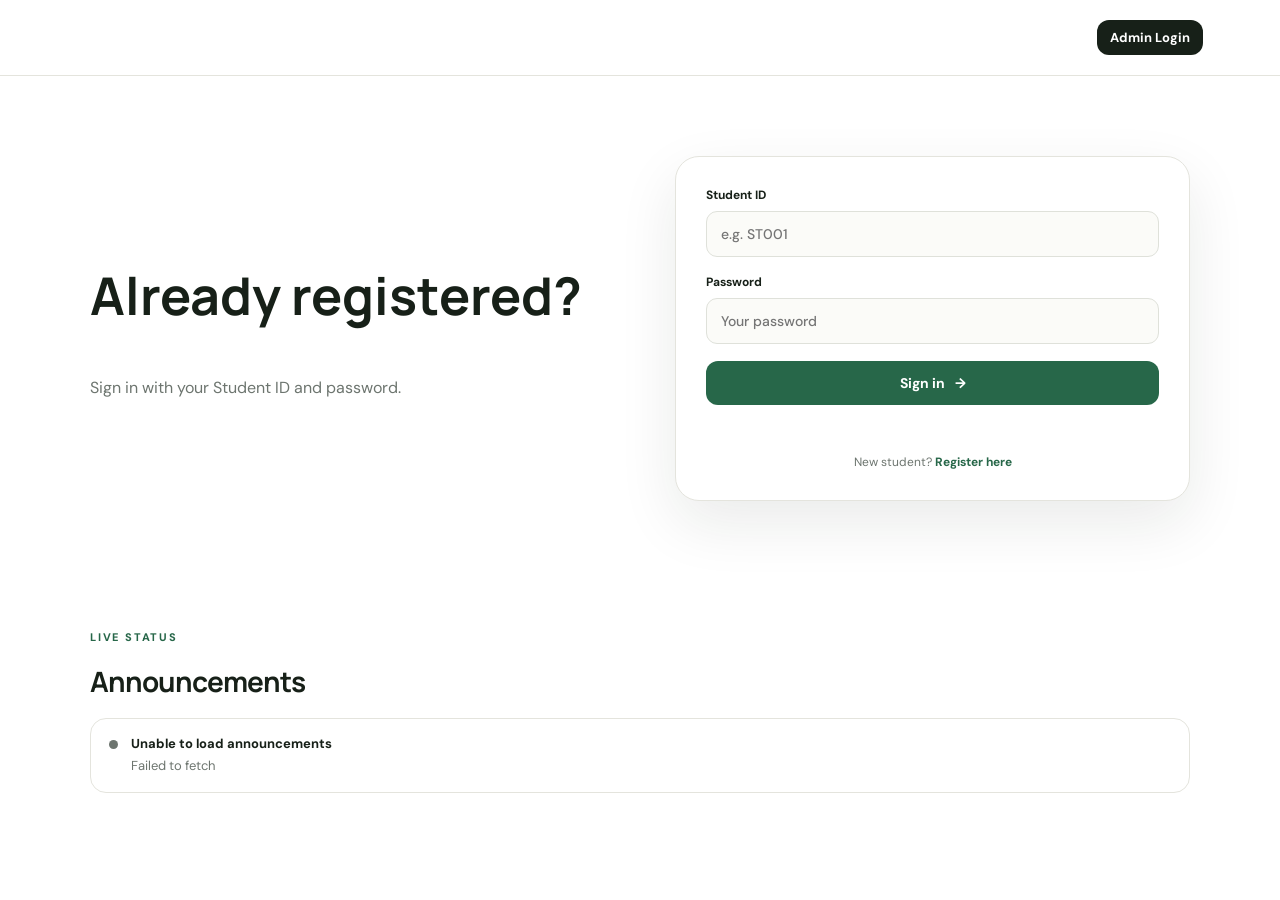
<file: index.html>
<!DOCTYPE html>
<html lang="en" data-force-light-theme>
<head>
<meta charset="UTF-8">
<meta name="viewport" content="width=device-width, initial-scale=1.0">
<title>Hostelify | Log in</title>
<link rel="preconnect" href="https://fonts.googleapis.com">
<link rel="preconnect" href="https://fonts.gstatic.com" crossorigin>
<link href="https://fonts.googleapis.com/css2?family=DM+Sans:wght@400;500;600;700&family=Manrope:wght@600;700;800&display=swap" rel="stylesheet">
<link rel="stylesheet" href="style.css">
</head>
<body>
<div class="app-shell">
  <header class="topbar">
    <a class="brand" href="index.html"></a>
    <nav>
      
     
    </nav>
    <div class="header-actions">
      <a class="btn btn-dark btn-sm" href="admin.html">Admin Login</a>
    </div>
  </header>

  <main>
    

    

    

    <section id="login" class="login-section">
      <div>
        <span class="eyebrow"></span>
        <h2>Already registered?</h2>
        <p>Sign in with your Student ID and password.</p>
      </div>
      <form id="loginForm" class="glass-form">
        <label>Student ID<input id="studentId" required placeholder="e.g. ST001" autocomplete="username"></label>
        <label>Password<input id="password" required type="password" placeholder="Your password" autocomplete="current-password"></label>
        <button class="btn btn-primary full" type="submit">Sign in <span>→</span></button>
        <div id="loginMessage" class="form-message"></div>
        <p class="form-foot">New student? <a href="register.html">Register here</a></p>
      </form>
    </section>

    <section id="announcementsPanel" class="announcement-panel">
      <span class="eyebrow">LIVE STATUS</span>
      <h2>Announcements</h2>
      <div id="announcementList" class="announcement-list">
        <div class="announcement-item"><span class="announcement-dot"></span><div><strong>Loading latest updates...</strong></div></div>
      </div>
    </section>
  </main>

  <footer><div class="brand"></div><span></span></footer>
</div>
<div id="toast" class="toast"></div>
<script src="api.js"></script>
<script src="app.js"></script>
</body>
</html>
</file>
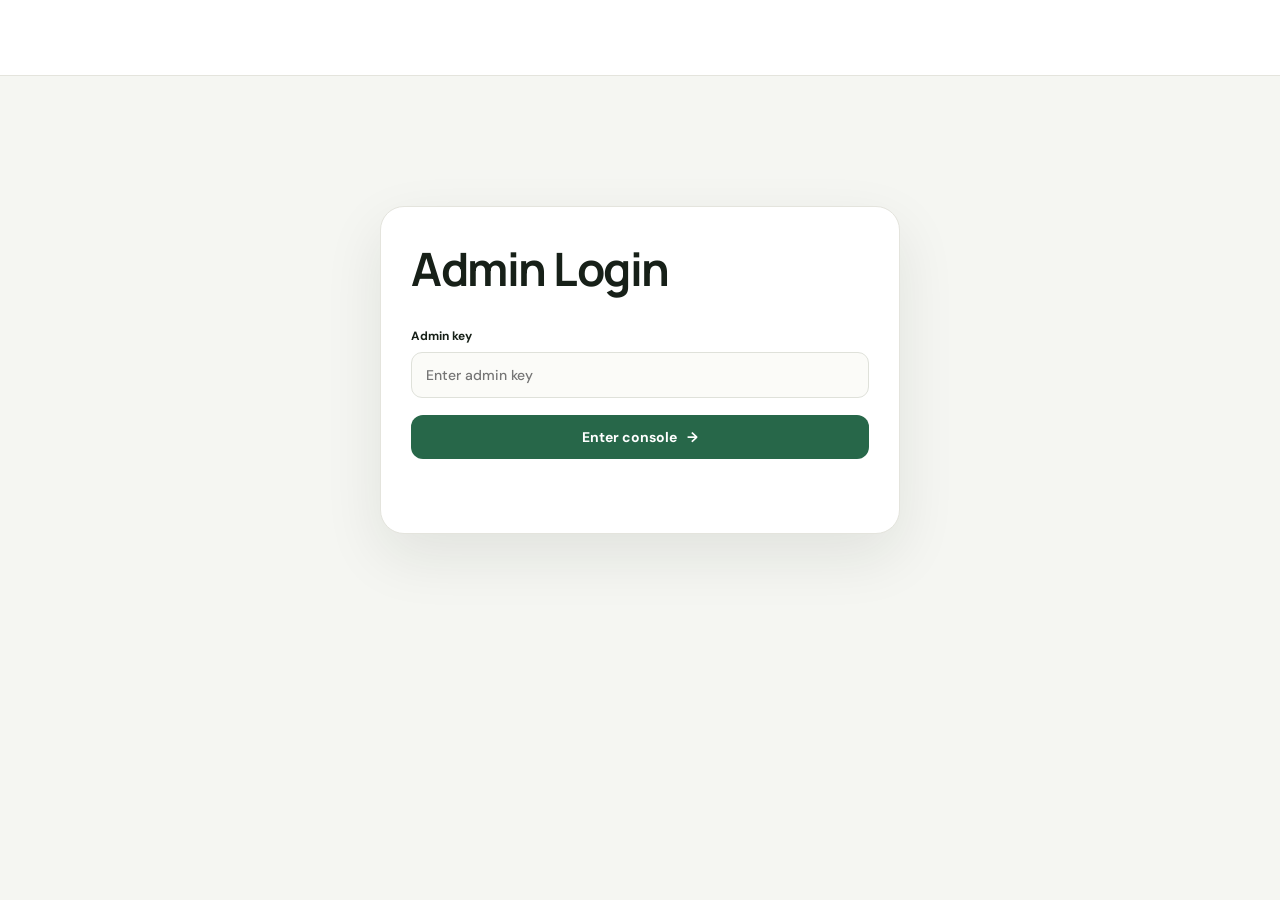
<file: admin.html>
<!DOCTYPE html>
<html lang="en">
<head>
<meta charset="UTF-8"><meta name="viewport" content="width=device-width, initial-scale=1.0">
<title>Hostelify | Admin Portal</title>
<link rel="preconnect" href="https://fonts.googleapis.com"><link rel="preconnect" href="https://fonts.gstatic.com" crossorigin>
<link href="https://fonts.googleapis.com/css2?family=DM+Sans:wght@400;500;600;700&family=Manrope:wght@600;700;800&display=swap" rel="stylesheet">
<link rel="stylesheet" href="style.css">
</head>
<body class="dashboard-page">
<div id="adminActionPopup" class="admin-action-popup">
  <div class="admin-action-popup-card">
    <span class="admin-action-popup-spinner"></span>
    <span id="adminActionPopupText" class="admin-action-popup-text">Working...</span>
  </div>
</div>
<header class="dashbar"><a class="brand" href="index.html"><span></span></a><span class="admin-badge"></span></header>
<main class="dashboard">
  <div id="adminLogin" class="admin-login card-form">
    <div class="form-intro"><h1>Admin Login</h1></div>
    <form id="adminLoginForm"><label>Admin key<input id="adminKey" required type="password" autocomplete="off" placeholder="Enter admin key"></label><button class="btn btn-primary full">Enter console <span>→</span></button><div id="adminLoginMessage" class="form-message"></div> </form>
  </div>

  <div id="adminConsole" class="hidden">
    <div class="welcome"><div><span class="eyebrow">ADMIN CONSOLE</span><h1>Allocation Control Center.</h1></div><button id="adminLogout" class="btn btn-ghost">Lock console</button></div>

    <nav class="admin-sidebar-tabs">
      <button class="sidebar-tab active" data-tab="overview"><span class="tab-icon">◇</span>Overview</button>
      <button class="sidebar-tab" data-tab="allstudents"><span class="tab-icon">☰</span>All Students</button>
      <button class="sidebar-tab" data-tab="priority"><span class="tab-icon">≡</span>Priority List</button>
      <button class="sidebar-tab" data-tab="occupancy"><span class="tab-icon">▦</span>Occupancy</button>
    </nav>

    <div id="tab-overview" class="tab-panel">
      <section class="control-card"><div class="form-grid admin-controls"><label>Batch ID<input id="batchId" placeholder="BATCH-001"></label><button id="summaryBtn" class="btn btn-dark">Load summary</button></div></section>
      <div class="stats-grid">
        <div class="stat"><small>TOTAL STUDENTS</small><strong id="total">—</strong></div><div class="stat"><small>REGISTERED</small><strong id="registered">—</strong></div><div class="stat"><small>ALLOCATED</small><strong id="allocated">—</strong></div><div class="stat"><small>NOT ALLOCATED</small><strong id="notAllocated">—</strong></div>
      </div>
      <section class="admin-actions">
        <article><span class="action-num">01</span><h3>Run allocation</h3><p></p><button id="runBtn" class="btn btn-primary">Run allocation</button><div id="runMessage" class="form-message"></div></article>
        <article><span class="action-num">02</span><h3>Publish results</h3><p></p><label class="inline-field">Remark (optional)<input id="publishRemark" type="text" maxlength="120" placeholder="e.g. Second allocation result"></label><button id="publishBtn" class="btn btn-dark">Publish results</button><div id="publishMessage" class="form-message"></div></article>
        <article><span class="action-num">03</span><h3>Hide results</h3><p></p><button id="unpublishBtn" class="btn btn-ghost">Hide results</button><div id="unpublishMessage" class="form-message"></div></article>
        <article><span class="action-num">04</span><h3>Lock hostel form</h3><p></p><button id="lockSubmissionBtn" class="btn btn-dark">Lock hostel form</button><div id="lockSubmissionMessage" class="form-message"></div></article>
        <article><span class="action-num">05</span><h3>Lock edit form</h3><p></p><button id="lockEditBtn" class="btn btn-dark">Lock edit form</button><div id="lockEditMessage" class="form-message"></div></article>
        <article class="danger-action-card"><span class="action-num">06</span><h3>Reset allocation</h3><p>Restores rooms to Available and students to Registered. Use only when necessary.</p><button id="resetBtn" class="btn btn-danger">Reset allocation</button><div id="resetMessage" class="form-message"></div></article>
      </section>
      <div id="adminMessage" class="form-message"></div>
    </div>

    <div id="tab-allstudents" class="tab-panel hidden">
      <section class="control-card"><div class="form-grid admin-controls"><label>Batch ID<input id="allStudentsBatchId" placeholder="BATCH-001"></label><button id="allStudentsBtn" class="btn btn-dark">Load all students</button></div></section>
      <div class="priority-table-wrap">
        <table class="priority-table">
          <thead>
             <tr><th>#</th><th>Student ID</th><th>Name</th><th>Region</th><th>State</th><th>Zone</th><th>Distance (km)</th><th>Course</th><th>Year</th><th>Preference</th><th>PWD</th><th>Status</th><th>Allotted Hostel</th><th>Room</th><th>Score</th></tr>
          </thead>
          <tbody id="allStudentsTableBody"><tr><td colspan="10" class="priority-empty">Load a batch to see every submitted student.</td></tr></tbody>
        </table>
      </div>
      <div id="allStudentsMessage" class="form-message"></div>
    </div>

   <div id="tab-priority" class="tab-panel hidden">
  <section class="control-card"><div class="form-grid admin-controls"><label>Batch ID<input id="priorityBatchId" placeholder="BATCH-001"></label><button id="priorityBtn" class="btn btn-dark">Load priority list</button></div></section>
  <div class="priority-table-wrap">
    <table class="priority-table">
      <thead>
        <tr><th>#</th><th>Student ID</th><th>Name</th><th>Region</th><th>State</th><th>Zone</th><th>Distance (km)</th><th>Course</th><th>Year</th><th>Preference</th><th>PWD</th><th>Status</th><th>Allotted Hostel</th><th>Room</th><th>Score</th></tr>
      </thead>
      <tbody id="priorityTableBody"><tr><td colspan="15" class="priority-empty">Load a batch to see the priority-ordered list.</td></tr></tbody>
    </table>
  </div>
  <div id="priorityMessage" class="form-message"></div>
</div>

    <div id="tab-occupancy" class="tab-panel hidden">
      <section class="control-card">
        <div class="form-grid admin-controls occupancy-controls">
          <div class="live-indicator"><span class="live-dot"></span><span>Live</span><small id="occupancyLastUpdated">Not loaded yet</small></div>
          <button id="occupancyRefreshBtn" class="btn btn-dark">Refresh now</button>
        </div>
      </section>
      <div class="stats-grid">
        <div class="stat"><small>TOTAL ROOMS</small><strong id="occTotalRooms">—</strong></div>
        <div class="stat"><small>OCCUPIED</small><strong id="occOccupied">—</strong></div>
        <div class="stat"><small>AVAILABLE</small><strong id="occAvailable">—</strong></div>
        <div class="stat"><small>OCCUPANCY RATE</small><strong id="occRate">—</strong></div>
      </div>
      <div class="occupancy-list-header">
        <span class="eyebrow">ROOM-LEVEL DETAIL</span>
        <div class="occupancy-list-actions"><button id="occupancyExpandAllBtn" class="btn btn-ghost btn-sm">Expand all</button><button id="occupancyCollapseAllBtn" class="btn btn-ghost btn-sm">Collapse all</button></div>
      </div>
      <div id="occupancyHostelList" class="occupancy-hostel-list">
        <p class="priority-empty">Open this tab to load live occupancy data.</p>
      </div>
      <div id="occupancyMessage" class="form-message"></div>
    </div>
  </div>
</main>
<script src="api.js"></script><script src="admin.js"></script>
</body>
</html>
</file>
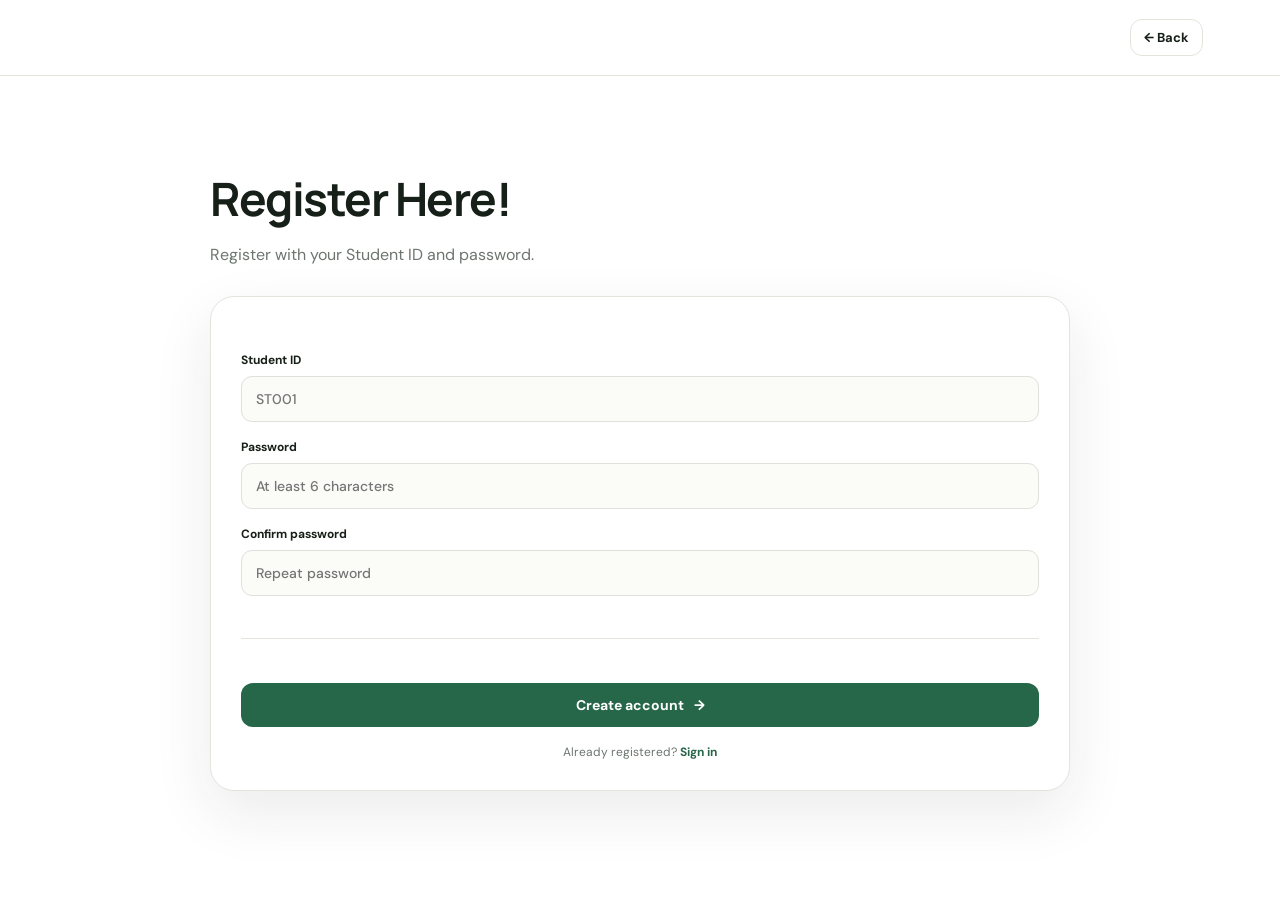
<file: register.html>
<!DOCTYPE html>
<html lang="en" data-force-light-theme>
<head>
<meta charset="UTF-8"><meta name="viewport" content="width=device-width, initial-scale=1.0">
<title>Hostelify | Register</title>
<link rel="preconnect" href="https://fonts.googleapis.com"><link rel="preconnect" href="https://fonts.gstatic.com" crossorigin>
<link href="https://fonts.googleapis.com/css2?family=DM+Sans:wght@400;500;600;700&family=Manrope:wght@600;700;800&display=swap" rel="stylesheet">
<link rel="stylesheet" href="style.css">
</head>
<body class="subpage">
<header class="topbar"><a class="brand" href="index.html"></a><div class="header-actions"><a class="btn btn-ghost btn-sm" href="index.html">← Back</a></div></header>
<main class="form-page">
  <div class="form-intro"><span class="eyebrow"></span><h1>Register Here!</h1><p>Register with your Student ID and password.</p></div>
  <form id="registerForm" class="card-form">
    <div class="form-section">
      
      <label>Student ID<input id="rStudentId" required placeholder="ST001" autocomplete="username"></label>
      <label>Password<input id="rPassword" required type="password" minlength="6" placeholder="At least 6 characters" autocomplete="new-password"></label>
      <label>Confirm password<input id="rConfirm" required type="password" minlength="6" placeholder="Repeat password" autocomplete="new-password"></label>
    </div>
    
    <div id="registerMessage" class="form-message"></div>
    <button class="btn btn-primary full" type="submit">Create account <span>→</span></button>
    <p class="form-foot">Already registered? <a href="index.html#login">Sign in</a></p>
  </form>
</main>
<script src="api.js"></script><script src="register.js"></script>
</body>
</html>
</file>
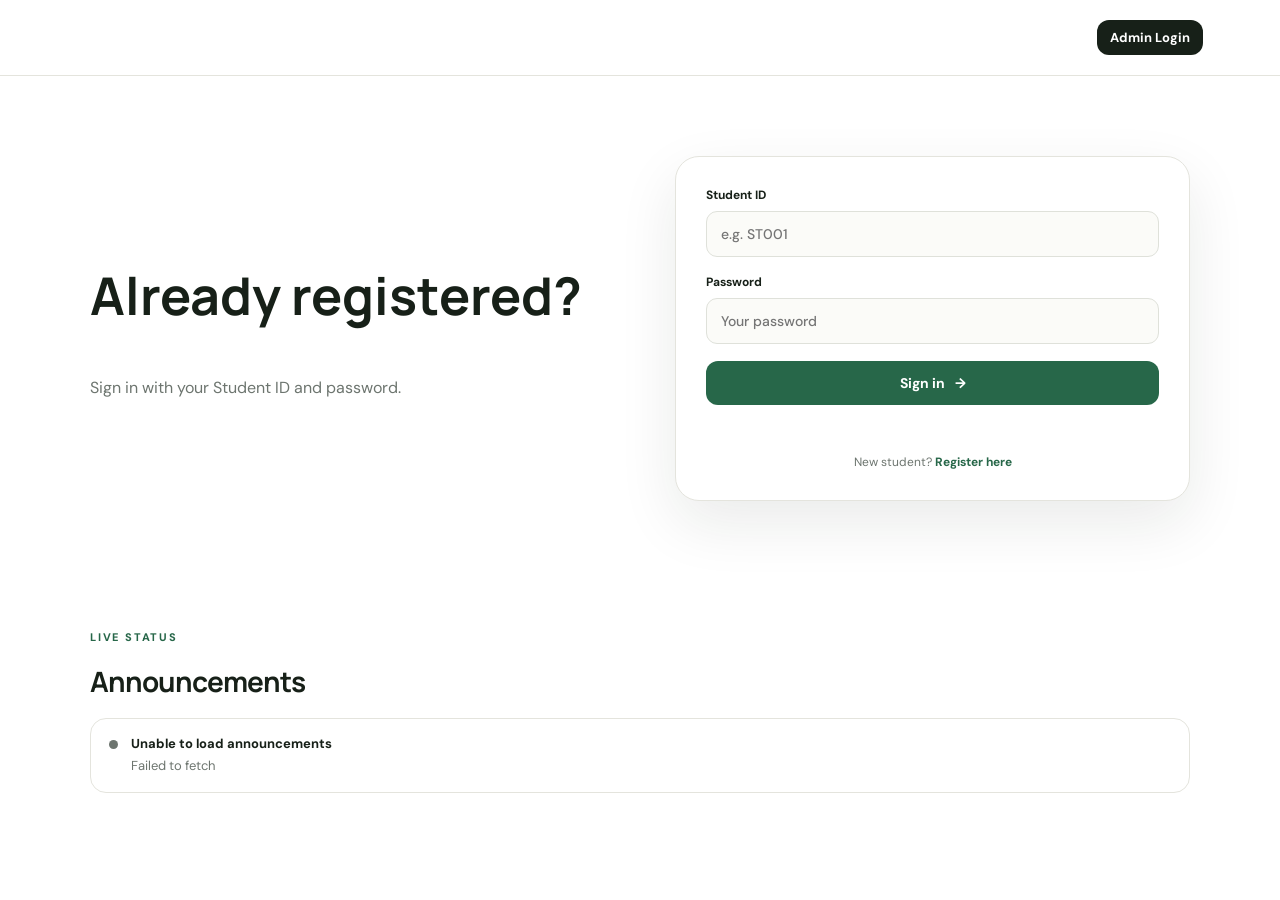
<file: student.html>
<!DOCTYPE html>
<html lang="en">
<head>
<meta charset="UTF-8"><meta name="viewport" content="width=device-width, initial-scale=1.0">
<title>Hostelify | Student Portal</title>
<link rel="preconnect" href="https://fonts.googleapis.com"><link rel="preconnect" href="https://fonts.gstatic.com" crossorigin>
<link href="https://fonts.googleapis.com/css2?family=DM+Sans:wght@400;500;600;700&family=Manrope:wght@600;700;800&display=swap" rel="stylesheet">
<link rel="stylesheet" href="style.css">
</head>
<body class="dashboard-page">
<div id="pageLoader" class="page-loader">
  <div class="loader-card">
    <div class="loader-mark">H</div>
    <p id="loaderText" class="loader-text">Loading your dashboard...</p>
    <div class="loader-track"><span id="loaderBarFill" class="loader-fill"></span></div>
  </div>
</div>
<header class="dashbar"><a class="brand" href="index.html"></a><div class="dash-user"><span id="userInitials" class="avatar">ST</span><div><strong id="userName">Student</strong><small>Student portal</small></div><button id="logoutBtn" class="btn btn-ghost btn-sm">Logout</button></div></header>
<main class="dashboard">
  <div class="welcome"><div><span class="eyebrow"></span><h1>Hostel Form</h1><p></p></div><button id="refreshBtn" class="btn btn-ghost">↻ Refresh</button></div>

  <section id="formLockedNotice" class="notice-card hidden">
    <div class="notice-icon">🔒</div>
    <div>
      <strong>Hostel form is currently locked.</strong>
      <p>The admin has temporarily disabled hostel form submissions. Please check back later.</p>
    </div>
  </section>

  <section id="profileCard" class="profile-form-card card-form hidden">
    
    <form id="profileForm">
      <div class="form-section"><div class="form-section-title">Personal details</div><div class="form-grid">
        <label>Full name<input id="pName" required placeholder="Enter your name"></label>
        <label>Email<input id="pEmail" type="email" required placeholder="you@example.com"></label>
        <label>Gender<select id="pGender" required><option value="">Select gender</option><option>Male</option><option>Female</option></select></label>
        <label>Person with disability (PWD)?<select id="pPwd" required><option value="No">No</option><option value="Yes">Yes</option></select></label>
      </div></div>
      <div class="form-section"><div class="form-section-title">Academic details</div><div class="form-grid">
        <label>Course<input id="pCourse" required placeholder="eg - CSE"></label>
        <label>Year<select id="pYear" required><option value="">Select year</option><option>1</option><option>2</option><option>3</option><option>4</option></select></label>
        <label for="pPreference">Hostel Preference
  <select id="pPreference" name="hostelPreference" required disabled>
    <option value="">Select gender first</option>
  </select>
</label>
        
      </div></div>
      <div class="form-section"><div class="form-section-title">Home details</div><div class="form-grid">
        <label>House PIN code<input id="pPin" required inputmode="numeric" maxlength="6" placeholder="XXXXXX"></label>
        <label>State<input id="pState" required placeholder="Enter State name"></label>
      </div></div>
      <div id="profileMessage" class="form-message"></div>
      <button class="btn btn-primary full" type="submit">Save profile <span>→</span></button>
    </form>
  </section>

  <section id="profileSubmittedNotice" class="submission-announcement hidden" aria-live="polite">
    <div class="submission-icon">✓</div>
    <div class="submission-content">
      <span class="eyebrow">HOSTEL FORM SUBMITTED</span>
      <h2>Your hostel form has been submitted.</h2>
      <p></p>
      <div class="submission-status"><span class="status-dot"></span><span>Submission received successfully</span></div>
      <div class="submission-actions">
        <button id="editProfileBtn" class="btn btn-ghost btn-sm">Edit form</button>
        <button id="cancelRegistrationBtn" class="btn btn-danger btn-sm">Cancel registration</button>
      </div>
    </div>
  </section>
  <div id="notPublished" class="notice-card hidden"><div class="notice-icon">◷</div><div><strong>Allocation results are not published yet.</strong><p>Your application is safely recorded. Please check back after the administrator publishes results.</p></div></div>
  <div id="resultCard" class="result-hero hidden">
    <div><span class="eyebrow">YOUR ALLOCATION</span><h2 id="resultRemark">Welcome to your new campus home.</h2><div class="allocation-grid">
      <div><small>HOSTEL</small><strong id="hostelName">—</strong><span id="hostelId">—</span></div>
      <div><small>ROOM</small><strong id="roomId">—</strong><span>Allocated room</span></div>
      <div><small>STATUS</small><strong id="resultStatus">—</strong><span>Application status</span></div>
    </div>
    <div class="allocation-actions">
      <button id="cancelAllocationBtn" class="btn btn-hero-danger hidden">Cancel allocation</button>
    </div>
    </div>
  </div>
  <div class="dashboard-grid">
    <section class="info-card priority-status-card">
      <div class="card-title">Priority &amp; Status</div>
      <div class="priority-status-split">
        <div class="priority-status-half">
          <small>LIVE PRIORITY NO.</small>
          <strong id="priorityRank">—</strong>
        </div>
        <div class="priority-status-divider"></div>
        <div class="priority-status-half">
          <small>STATUS</small>
          <strong id="applicationStatus">—</strong>
        </div>
      </div>
    </section>
  </div>
</main>
<script src="api.js"></script><script src="student.js"></script>
</body>
</html>
</file>
<file: style.css>
:root{
  --ink:#172018;--muted:#6d756f;--paper:#f7f6f1;--white:#fff;--line:#e4e4dd;
  --primary:#276749;--primary-dark:#1f523b;--accent:#e7f1e8;--danger:#b64040;
  --shadow:0 22px 60px rgba(23,32,24,.09);--radius:22px;
}
*{box-sizing:border-box}html{scroll-behavior:smooth}body{margin:0;background:var(--paper);color:var(--ink);font-family:"DM Sans",sans-serif}a{text-decoration:none;color:inherit}
h1,h2,h3,p{margin-top:0}h1,h2,h3,.brand{font-family:Manrope,sans-serif}.topbar,.dashbar{height:76px;padding:0 6%;display:flex;align-items:center;justify-content:space-between;border-bottom:1px solid var(--line);background:rgba(247,246,241,.9);backdrop-filter:blur(14px);position:relative;z-index:5}.brand{font-weight:800;font-size:20px;display:flex;align-items:center;gap:10px}.brand-mark{display:grid;place-items:center;width:34px;height:34px;border-radius:11px;background:var(--ink);color:white;font-weight:800}.topbar nav{display:flex;gap:28px;color:var(--muted);font-size:14px}.topbar nav a:hover{color:var(--ink)}
.btn{border:0;border-radius:12px;padding:13px 18px;font:700 14px "DM Sans";cursor:pointer;display:inline-flex;align-items:center;justify-content:center;gap:10px;transition:.2s transform,.2s background}.btn:hover{transform:translateY(-1px)}.btn-primary{background:var(--primary);color:white}.btn-primary:hover{background:var(--primary-dark)}.btn-dark{background:var(--ink);color:#fff}.btn-ghost{background:transparent;border:1px solid var(--line);color:var(--ink)}.btn-danger{background:#fff0ef;color:var(--danger);border:1px solid #f1cccc}.btn-sm{padding:9px 13px;font-size:13px}.full{width:100%}.eyebrow{font-size:11px;letter-spacing:1.8px;font-weight:800;color:var(--primary);display:inline-block;margin-bottom:14px}.hero{max-width:1200px;margin:auto;min-height:680px;padding:95px 5%;display:grid;grid-template-columns:1.05fr .95fr;align-items:center;gap:70px}.hero h1{font-size:clamp(48px,6vw,76px);line-height:1.02;letter-spacing:-3px;margin-bottom:24px}.hero h1 span{color:var(--primary)}.hero p{font-size:18px;line-height:1.7;color:var(--muted);max-width:570px}.hero-actions{display:flex;gap:12px;margin:30px 0}.trust-row{display:flex;gap:20px;flex-wrap:wrap;color:var(--muted);font-size:12px}.hero-card{height:480px;position:relative;display:grid;place-items:center}.campus-card{width:min(410px,80%);height:390px;border-radius:32px;background:#19382a;color:#fff;padding:35px;box-shadow:var(--shadow);position:relative;overflow:hidden}.campus-card:after{content:"";position:absolute;width:260px;height:260px;border-radius:50%;border:1px solid rgba(255,255,255,.12);right:-80px;bottom:-70px}.campus-top{display:flex;justify-content:space-between}.pill{font-size:10px;letter-spacing:1.5px;padding:7px 10px;border:1px solid rgba(255,255,255,.25);border-radius:20px}.dot-live{width:9px;height:9px;border-radius:50%;background:#a7d9b3}.campus-card h3{font-size:38px;line-height:1.05;margin-top:75px}.room-preview{position:absolute;left:35px;right:35px;bottom:35px;display:flex;gap:35px;border-top:1px solid rgba(255,255,255,.18);padding-top:20px}.room-preview small,.allocation-grid small,.stat small{display:block;font-size:9px;letter-spacing:1.4px;opacity:.7;margin-bottom:6px}.room-preview strong{display:block;font-size:14px}.floating-card{position:absolute;background:#fff;border:1px solid var(--line);box-shadow:var(--shadow);border-radius:16px;padding:14px 16px;display:flex;align-items:center;gap:12px;z-index:2}.floating-card.top{top:55px;right:0}.floating-card.bottom{bottom:40px;left:0}.floating-card small{display:block;color:var(--muted);font-size:11px;margin-top:3px}.mini-icon{width:32px;height:32px;border-radius:10px;background:var(--accent);display:grid;place-items:center;color:var(--primary);font-weight:800}.avatar{width:36px;height:36px;border-radius:50%;background:var(--accent);color:var(--primary);display:grid;place-items:center;font-weight:800;font-size:12px}.section{max-width:1200px;margin:auto;padding:90px 5%}.section-heading{max-width:650px}.section-heading h2{font-size:42px;letter-spacing:-1.5px}.feature-grid{display:grid;grid-template-columns:repeat(3,1fr);gap:18px;margin-top:45px}.feature,.info-card,.stat,.control-card,.admin-actions article{background:#fff;border:1px solid var(--line);border-radius:var(--radius);padding:28px}.feature-icon,.action-num{font-size:12px;color:var(--primary);font-weight:800}.feature h3{font-size:21px;margin:42px 0 10px}.feature p,.info-card p,.control-card p,.admin-actions p{color:var(--muted);line-height:1.65;font-size:14px}.login-section{background:#e9efe8;padding:80px max(5%,calc((100% - 1100px)/2));display:grid;grid-template-columns:1fr 1fr;gap:70px;align-items:center}.login-section h2{font-size:52px}.login-section>div p{color:var(--muted);line-height: 1.7;max-width:450px}.glass-form,.card-form{background:#fff;border:1px solid var(--line);border-radius:24px;padding:30px;box-shadow:var(--shadow)}label{display:block;font-size:12px;font-weight:700;margin-bottom:17px}input,select{display:block;width:100%;margin-top:8px;border:1px solid #dfe1da;background:#fbfbf8;border-radius:11px;padding:13px 14px;font:500 14px "DM Sans";color:var(--ink);outline:none}input:focus,select:focus{border-color:var(--primary);box-shadow:0 0 0 3px rgba(39,103,73,.1)}.form-message{min-height:20px;margin:12px 0;color:var(--danger);font-size:13px}.form-message.success{color:var(--primary)}.form-foot{text-align:center;font-size:12px;color:var(--muted);margin:17px 0 0}.form-foot a{color:var(--primary);font-weight:700}footer{max-width:1200px;margin:auto;padding:30px 5%;display:flex;justify-content:space-between;color:var(--muted);font-size:12px}
.subpage{min-height:100vh}.form-page{max-width:900px;margin:70px auto;padding:0 20px}.form-intro{margin-bottom:28px}.form-intro h1{font-size:46px;letter-spacing:-1.5px;margin-bottom:12px}.form-intro p{color:var(--muted);line-height:1.6}.form-section{padding:25px 0;border-bottom:1px solid var(--line)}.form-section:last-of-type{border-bottom:0}.form-section-title{font:800 17px Manrope;margin-bottom:20px}.form-grid{display:grid;grid-template-columns:repeat(2,1fr);gap:0 18px}
.dashboard-page{background:#f5f6f2}.dashbar{background:#fff}.dash-user{display:flex;align-items:center;gap:10px}.dash-user strong{display:block;font-size:13px}.dash-user small{display:block;color:var(--muted);font-size:11px}.dashboard{max-width:1150px;margin:auto;padding:60px 25px}.welcome{display:flex;justify-content:space-between;align-items:end;gap:20px;margin-bottom:30px}.welcome h1{font-size:42px;letter-spacing:-1.5px;margin:0 0 8px}.welcome p{color:var(--muted);margin:0}.notice-card{display:flex;gap:18px;align-items:center;background:#fff9e9;border:1px solid #eee0b7;border-radius:20px;padding:22px;margin-bottom:20px}.notice-icon{font-size:25px}.notice-card strong{font-size:14px}.notice-card p{font-size:13px;color:var(--muted);margin:5px 0 0}.result-hero{background:#19382a;color:white;border-radius:28px;padding:36px;margin-bottom:20px}.result-hero h2{font-size:35px;max-width:650px}
.allocation-actions{margin-top:28px}
.btn-hero-danger{background:rgba(255,255,255,.08);color:#ffb4ac;border:1px solid rgba(255,180,172,.4)}
.btn-hero-danger:hover{background:rgba(255,255,255,.14)}.allocation-grid{display:grid;grid-template-columns:repeat(3,1fr);gap:1px;margin-top:35px;background:rgba(255,255,255,.15)}.allocation-grid>div{background:#19382a;padding:20px 0}.allocation-grid small{opacity:.6}.allocation-grid strong{display:block;font-size:22px;margin-bottom:5px}.allocation-grid span{font-size:12px;opacity:.65}.dashboard-grid{display:grid;grid-template-columns:1fr 1fr;gap:18px}.card-title{font:800 18px Manrope;margin-bottom:25px}
.priority-status-card{grid-column:1/-1}
.priority-status-split{display:flex;align-items:center;justify-content:space-between;gap:20px}
.priority-status-half{flex:1;text-align:center;padding:6px 0}
.priority-status-half small{display:block;font-size:10px;letter-spacing:1.4px;color:var(--muted);margin-bottom:8px}
.priority-status-half strong{display:block;font:800 30px Manrope;color:var(--ink)}
.priority-status-divider{width:1px;align-self:stretch;background:var(--line)}
@media(max-width:800px){.priority-status-split{flex-direction:column;gap:16px}.priority-status-divider{width:60%;height:1px}}.status-line{display:flex;justify-content:space-between;border-bottom:1px solid var(--line);padding:13px 0;font-size:13px}.status-line span{color:var(--muted)}.hidden{display:none!important}.admin-badge{font-size:10px;letter-spacing:1.5px;font-weight:800;color:var(--primary)}.admin-login{max-width:520px;margin:70px auto}.admin-controls{display:grid;grid-template-columns:1fr auto;align-items:end}.admin-controls label{margin:0}.stats-grid{display:grid;grid-template-columns:repeat(4,1fr);gap:15px;margin:20px 0}.stat strong{font:800 32px Manrope}.admin-actions{display:grid;grid-template-columns:repeat(3,1fr);gap:16px}.admin-actions article{display:flex;flex-direction:column}.admin-actions h3{font-size:20px;margin:40px 0 8px}.admin-actions p{flex:1;margin-bottom:14px}.admin-actions .inline-field{margin-bottom:0}.admin-actions .btn{margin-top:12px}
.toast{position:fixed;right:22px;bottom:22px;background:var(--ink);color:#fff;padding:13px 17px;border-radius:12px;font-size:13px;transform:translateY(130px);transition:.25s;z-index:20}.toast.show{transform:translateY(0)}
@media(max-width:800px){.topbar nav{display:none}.hero{grid-template-columns:1fr;padding-top:55px}.hero-card{height:420px}.feature-grid,.login-section,.dashboard-grid,.admin-actions{grid-template-columns:1fr}.form-grid,.stats-grid{grid-template-columns:1fr}.welcome{align-items:flex-start;flex-direction:column}.allocation-grid{grid-template-columns:1fr}.admin-controls{grid-template-columns:1fr}.admin-controls .btn{width:100%}.hero h1{font-size:50px}.form-intro h1,.welcome h1{font-size:35px}.floating-card.top{right:-5px}.floating-card.bottom{left:-5px}.campus-card{width:88%}}

.spinner{width:14px;height:14px;border:2px solid rgba(255,255,255,.35);border-top-color:#fff;border-radius:50%;animation:spin .7s linear infinite}@keyframes spin{to{transform:rotate(360deg)}}button:disabled{opacity:.65;cursor:not-allowed}
body {
  background: #fff;
}

.topbar {
  background: #fff;
}

.login-section {
  background: #fff;
}


/* One-time hostel form submission announcement */
.submission-announcement{display:flex;align-items:center;gap:28px;margin-bottom:22px;padding:38px;border:1px solid #cfe1d3;border-radius:28px;background:linear-gradient(135deg,#edf7ef 0%,#ffffff 100%);box-shadow:0 18px 45px rgba(23,32,24,.08)}
.submission-icon{flex:0 0 74px;width:74px;height:74px;border-radius:22px;display:grid;place-items:center;background:var(--primary);color:#fff;font-size:34px;font-weight:800;box-shadow:0 12px 25px rgba(39,103,73,.2)}
.submission-content .eyebrow{margin-bottom:9px}.submission-content h2{font-size:32px;letter-spacing:-1px;margin:0 0 9px}.submission-content p{max-width:760px;color:var(--muted);line-height:1.7;margin:0}.submission-status{display:inline-flex;align-items:center;gap:8px;margin-top:18px;padding:9px 13px;border-radius:999px;background:#fff;border:1px solid #dbe8dd;color:var(--primary);font-size:12px;font-weight:700}.status-dot{width:8px;height:8px;border-radius:50%;background:var(--primary)}
.submission-actions{display:flex;gap:10px;margin-top:16px;flex-wrap:wrap}
@media(max-width:800px){.submission-announcement{align-items:flex-start;flex-direction:column;padding:28px}.submission-content h2{font-size:27px}}
/* Add these rules to the existing style.css */
.profile-form-card{max-width:900px;margin:0 auto 20px}.profile-form-card .form-intro h2{font-size:34px;letter-spacing:-1px;margin-bottom:10px}.profile-next-step{background:#f3f7f2;border:1px solid #dfe9df;border-radius:16px;padding:18px 20px;margin:20px 0}.profile-next-step strong{font-size:14px}.profile-next-step p{margin:5px 0 0;color:var(--muted);font-size:13px;line-height:1.6}
@media(max-width:800px){.profile-form-card{margin-bottom:18px}.profile-form-card .form-intro h2{font-size:28px}}

/* Admin sidebar tabs */
.admin-sidebar-tabs{display:flex;gap:8px;border-bottom:1px solid var(--line);margin-bottom:26px;padding-bottom:0}
.sidebar-tab{background:transparent;border:0;border-bottom:2px solid transparent;padding:12px 6px;margin-bottom:-1px;font:700 14px "DM Sans";color:var(--muted);cursor:pointer;display:flex;align-items:center;gap:8px;transition:.2s color,.2s border-color}
.sidebar-tab .tab-icon{font-size:14px}
.sidebar-tab:hover{color:var(--ink)}
.sidebar-tab.active{color:var(--primary);border-bottom-color:var(--primary)}
.tab-panel.hidden{display:none!important}

/* Priority list table */
.priority-table-wrap{background:#fff;border:1px solid var(--line);border-radius:var(--radius);overflow-x:auto;margin-bottom:14px}
.priority-table{width:100%;border-collapse:collapse;font-size:13px;white-space:nowrap}
.priority-table th{text-align:left;font-size:10px;letter-spacing:1px;text-transform:uppercase;color:var(--muted);padding:14px 16px;border-bottom:1px solid var(--line);background:#fbfbf8}
.priority-table td{padding:12px 16px;border-bottom:1px solid var(--line)}
.priority-table tr:last-child td{border-bottom:0}
.priority-table tbody tr:hover{background:#fbfbf8}
.priority-empty{text-align:center;color:var(--muted);padding:30px 16px!important;white-space:normal}
.pwd-priority-row{background:#f3f9f4}
.pwd-priority-row:hover{background:#ecf6ee}
html[data-theme="dark"] .pwd-priority-row{background:#16281c}
html[data-theme="dark"] .pwd-priority-row:hover{background:#1b3021}
.status-pill{display:inline-block;padding:4px 10px;border-radius:999px;font-size:11px;font-weight:700}
.status-pill.status-allocated{background:var(--accent);color:var(--primary)}
.status-pill.status-not-allocated{background:#fff0ef;color:var(--danger)}
.status-pill.status-registered{background:#f0f0ec;color:var(--muted)}
.status-pill.status-occupied{background:#fff0ef;color:var(--danger)}
.status-pill.status-available{background:var(--accent);color:var(--primary)}
@media(max-width:800px){.admin-sidebar-tabs{overflow-x:auto}}

/* Live occupancy indicator */
.occupancy-controls{grid-template-columns:1fr auto;align-items:center}
.live-indicator{display:flex;align-items:center;gap:8px;font:700 13px "DM Sans";color:var(--ink)}
.live-indicator small{color:var(--muted);font-weight:500;margin-left:2px}
.live-dot{width:9px;height:9px;border-radius:50%;background:#2e9e5b;position:relative;flex:0 0 auto}
.live-dot::after{content:"";position:absolute;inset:-5px;border-radius:50%;border:2px solid #2e9e5b;opacity:.55;animation:livepulse 1.7s ease-out infinite}
@keyframes livepulse{0%{transform:scale(.5);opacity:.65}100%{transform:scale(2.1);opacity:0}}
@media(max-width:800px){.occupancy-controls{grid-template-columns:1fr}.occupancy-controls .btn{width:100%}}

/* Room-level occupancy detail */
.occupancy-list-header{display:flex;justify-content:space-between;align-items:center;margin:26px 0 14px}
.occupancy-list-header .eyebrow{margin:0}
.occupancy-list-actions{display:flex;gap:8px}
.occupancy-hostel-list{display:flex;flex-direction:column;gap:14px}
.hostel-block{background:#fff;border:1px solid var(--line);border-radius:var(--radius);overflow:hidden}
.hostel-block-header{width:100%;display:flex;justify-content:space-between;align-items:center;gap:16px;padding:18px 22px;background:transparent;border:0;cursor:pointer;font:inherit;text-align:left}
.hostel-block-header:hover{background:#fbfbf8}
.hostel-block-title strong{display:block;font:800 16px Manrope;margin-bottom:3px}
.hostel-block-sub{font-size:12px;color:var(--muted)}
.hostel-block-meta{display:flex;align-items:center;gap:8px;flex-wrap:wrap;justify-content:flex-end}
.occ-chip{font-size:11px;font-weight:700;padding:5px 10px;border-radius:999px;white-space:nowrap}
.occ-chip-occupied{background:#fff0ef;color:var(--danger)}
.occ-chip-available{background:var(--accent);color:var(--primary)}
.occ-chip-rate{background:#f0f0ec;color:var(--ink)}
.hostel-block-chevron{color:var(--muted);transition:.2s transform;flex:0 0 auto}
.hostel-block.expanded .hostel-block-chevron{transform:rotate(180deg)}
.hostel-block-body{border-top:1px solid var(--line);overflow-x:auto}
.hostel-block-body.hidden{display:none}
.room-table{width:100%;border-collapse:collapse;font-size:13px;white-space:nowrap}
.room-table th{text-align:left;font-size:10px;letter-spacing:1px;text-transform:uppercase;color:var(--muted);padding:12px 22px;border-bottom:1px solid var(--line);background:#fbfbf8}
.room-table td{padding:10px 22px;border-bottom:1px solid var(--line)}
.room-table tr:last-child td{border-bottom:0}
.room-table tbody tr:hover{background:#fbfbf8}
@media(max-width:800px){.hostel-block-header{flex-direction:column;align-items:flex-start}.hostel-block-meta{justify-content:flex-start}.occupancy-list-header{flex-direction:column;align-items:flex-start;gap:10px}}
/* ======================================================
   Theme toggle
====================================================== */
.theme-toggle{background:transparent;border:1px solid var(--line);width:38px;height:38px;border-radius:11px;cursor:pointer;display:grid;place-items:center;font-size:16px;line-height:1;color:var(--ink);transition:.2s transform,.2s background;flex:0 0 auto}
.theme-toggle:hover{transform:translateY(-1px);background:var(--accent)}
.header-actions{display:flex;align-items:center;gap:12px}

html[data-theme="dark"]{
  --ink:#eceee9;--muted:#9aa39c;--paper:#12140f;--white:#1a1d17;--line:#2b2f27;
  --primary:#4caf7d;--primary-dark:#3d9268;--accent:#173224;--danger:#e4726b;
  --shadow:0 22px 60px rgba(0,0,0,.45);
}
html[data-theme="dark"] body{background:var(--paper);color:var(--ink)}
html[data-theme="dark"] .topbar,html[data-theme="dark"] .dashbar{background:rgba(18,20,15,.9);border-bottom-color:var(--line)}
html[data-theme="dark"] .login-section{background:#161a13}
html[data-theme="dark"] .dashboard-page{background:#101209}
html[data-theme="dark"] .feature,
html[data-theme="dark"] .info-card,
html[data-theme="dark"] .stat,
html[data-theme="dark"] .control-card,
html[data-theme="dark"] .admin-actions article,
html[data-theme="dark"] .glass-form,
html[data-theme="dark"] .card-form,
html[data-theme="dark"] .priority-table-wrap,
html[data-theme="dark"] .hostel-block{background:var(--white);border-color:var(--line)}
html[data-theme="dark"] input,html[data-theme="dark"] select{background:#22261d;border-color:#343a2c;color:var(--ink)}
html[data-theme="dark"] .priority-table th,
html[data-theme="dark"] .room-table th,
html[data-theme="dark"] .priority-table tbody tr:hover,
html[data-theme="dark"] .room-table tbody tr:hover,
html[data-theme="dark"] .hostel-block-header:hover{background:#20241b}
html[data-theme="dark"] .notice-card{background:#2a260f;border-color:#4a4322}
html[data-theme="dark"] .submission-announcement{background:linear-gradient(135deg,#152a1c 0%,#161a13 100%);border-color:#274332}
html[data-theme="dark"] .submission-status{background:var(--white);border-color:var(--line)}
html[data-theme="dark"] .btn-ghost{color:var(--ink);border-color:var(--line)}
html[data-theme="dark"] .btn-danger{background:#2c1a19;color:#ff8f86;border-color:#4a2726}
html[data-theme="dark"] .status-pill.status-not-allocated,
html[data-theme="dark"] .status-pill.status-occupied,
html[data-theme="dark"] .occ-chip-occupied{background:#2c1a19;color:#ff8f86}
html[data-theme="dark"] .status-pill.status-registered,
html[data-theme="dark"] .occ-chip-rate{background:#22261d;color:var(--muted)}
html[data-theme="dark"] .brand-mark{background:var(--ink);color:var(--paper)}
/* ======================================================
   PAGE LOADER (fake loading screen shown until the
   student portal has finished fetching everything)
   ====================================================== */
.page-loader{position:fixed;inset:0;z-index:999;display:grid;place-items:center;background:var(--paper);transition:opacity .45s ease;}
.page-loader.loader-hidden{opacity:0;pointer-events:none;}
.loader-card{display:flex;flex-direction:column;align-items:center;gap:18px;text-align:center;padding:20px}
.loader-mark{width:56px;height:56px;border-radius:16px;background:var(--ink);color:#fff;display:grid;place-items:center;font:800 18px Manrope,sans-serif;letter-spacing:.5px;animation:loaderPulse 1.4s ease-in-out infinite}
.loader-text{color:var(--muted);font-size:13px;font-weight:600;min-width:230px;margin:0;transition:opacity .2s ease}
.loader-track{width:220px;height:6px;border-radius:999px;background:var(--line);overflow:hidden}
.loader-fill{display:block;height:100%;width:0%;background:var(--primary);border-radius:999px;transition:width .35s ease}
@keyframes loaderPulse{0%,100%{transform:scale(1)}50%{transform:scale(1.08)}}

/* ======================================================
   ADMIN ACTION POPUP (small fake loading popup shown
   while an admin action is talking to the backend)
   ====================================================== */
.admin-action-popup{position:fixed;inset:0;z-index:998;display:grid;place-items:center;background:rgba(15,20,15,.32);backdrop-filter:blur(2px);opacity:0;pointer-events:none;transition:opacity .22s ease;}
.admin-action-popup.visible{opacity:1;pointer-events:all;}
.admin-action-popup-card{display:flex;align-items:center;gap:14px;background:var(--white);border:1px solid var(--line);border-radius:16px;padding:16px 22px;box-shadow:var(--shadow);min-width:200px;transform:translateY(4px);transition:transform .22s ease;}
.admin-action-popup.visible .admin-action-popup-card{transform:translateY(0);}
.admin-action-popup-spinner{width:20px;height:20px;border-radius:50%;border:3px solid var(--line);border-top-color:var(--primary);animation:adminPopupSpin .7s linear infinite;flex:0 0 auto;}
.admin-action-popup-text{font:700 13px "DM Sans",sans-serif;color:var(--ink);}
@keyframes adminPopupSpin{to{transform:rotate(360deg)}}

/* Reset allocation keeps the same small card shape as the other
   admin action cards, just with a danger tint so it still reads
   as the risky one in the grid. */
.admin-actions article.danger-action-card{border-color:#f0d2d0;}
.admin-actions article.danger-action-card .action-num{color:var(--danger);}
html[data-theme="dark"] .admin-actions article.danger-action-card{border-color:#4a2624;}

/* ======================================================
   ANNOUNCEMENTS PANEL (sign-in page) — reflects live
   admin state: publish/hide results, lock/unlock forms
   ====================================================== */
.announcement-panel{max-width:1800px;margin:44px 0 0;padding:0 max(5%,calc((100% - 1100px)/2));}
.announcement-panel h2{font-size:28px;letter-spacing:-1px;margin:4px 0 18px;}
.announcement-list{display:flex;flex-direction:column;gap:12px;}
.announcement-item{display:flex;align-items:flex-start;gap:13px;background:#fff;border:1px solid var(--line);border-radius:16px;padding:16px 18px;}
.announcement-item strong{display:block;font-size:13px;}
.announcement-item p{margin:4px 0 0;color:var(--muted);font-size:13px;line-height:1.55;}
.announcement-dot{width:9px;height:9px;border-radius:50%;margin-top:5px;flex:0 0 auto;background:var(--muted);}
.announcement-item.status-positive .announcement-dot{background:var(--primary);}
.announcement-item.status-warning .announcement-dot{background:#c99a1f;}
.announcement-item.status-danger .announcement-dot{background:var(--danger);}

.Already-registereddd{
  margin-bottom: 8px;
}

.Already-registereddd h2{
  margin-bottom: 4px;
}
</file>
